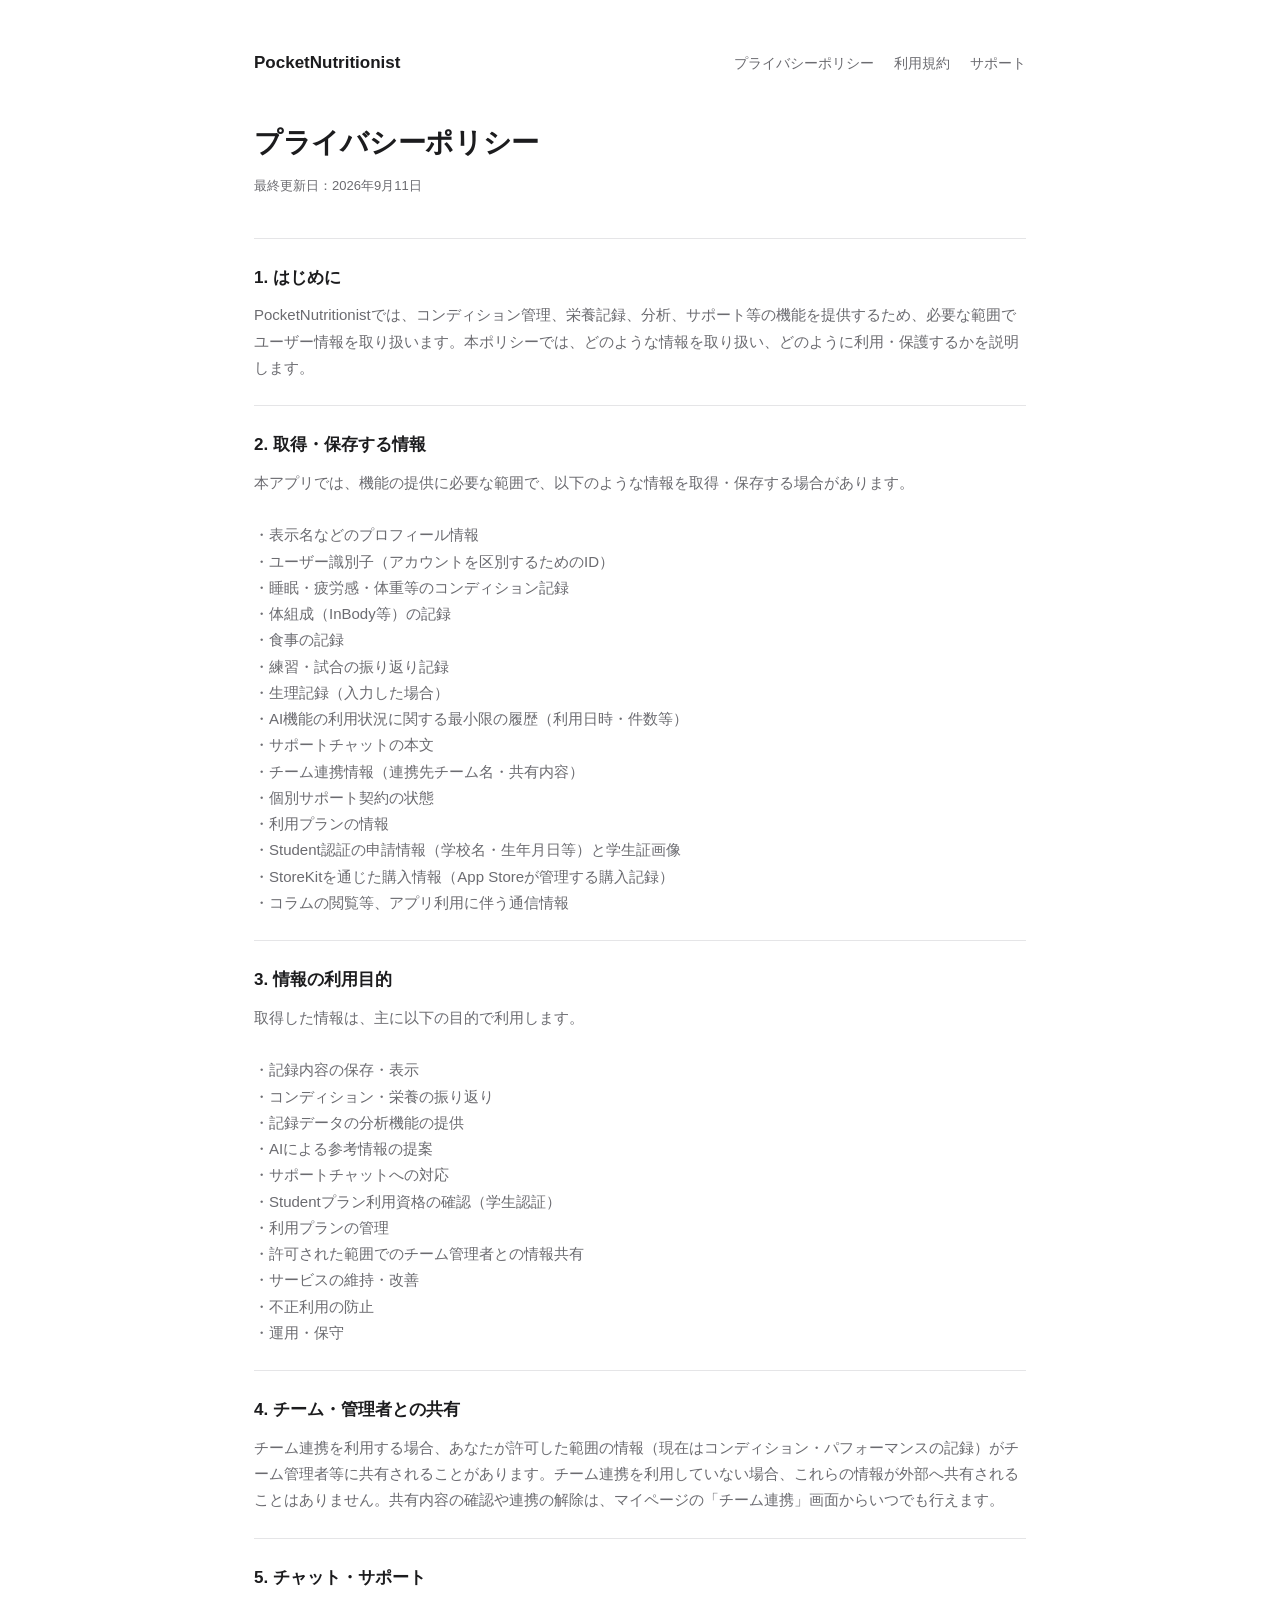
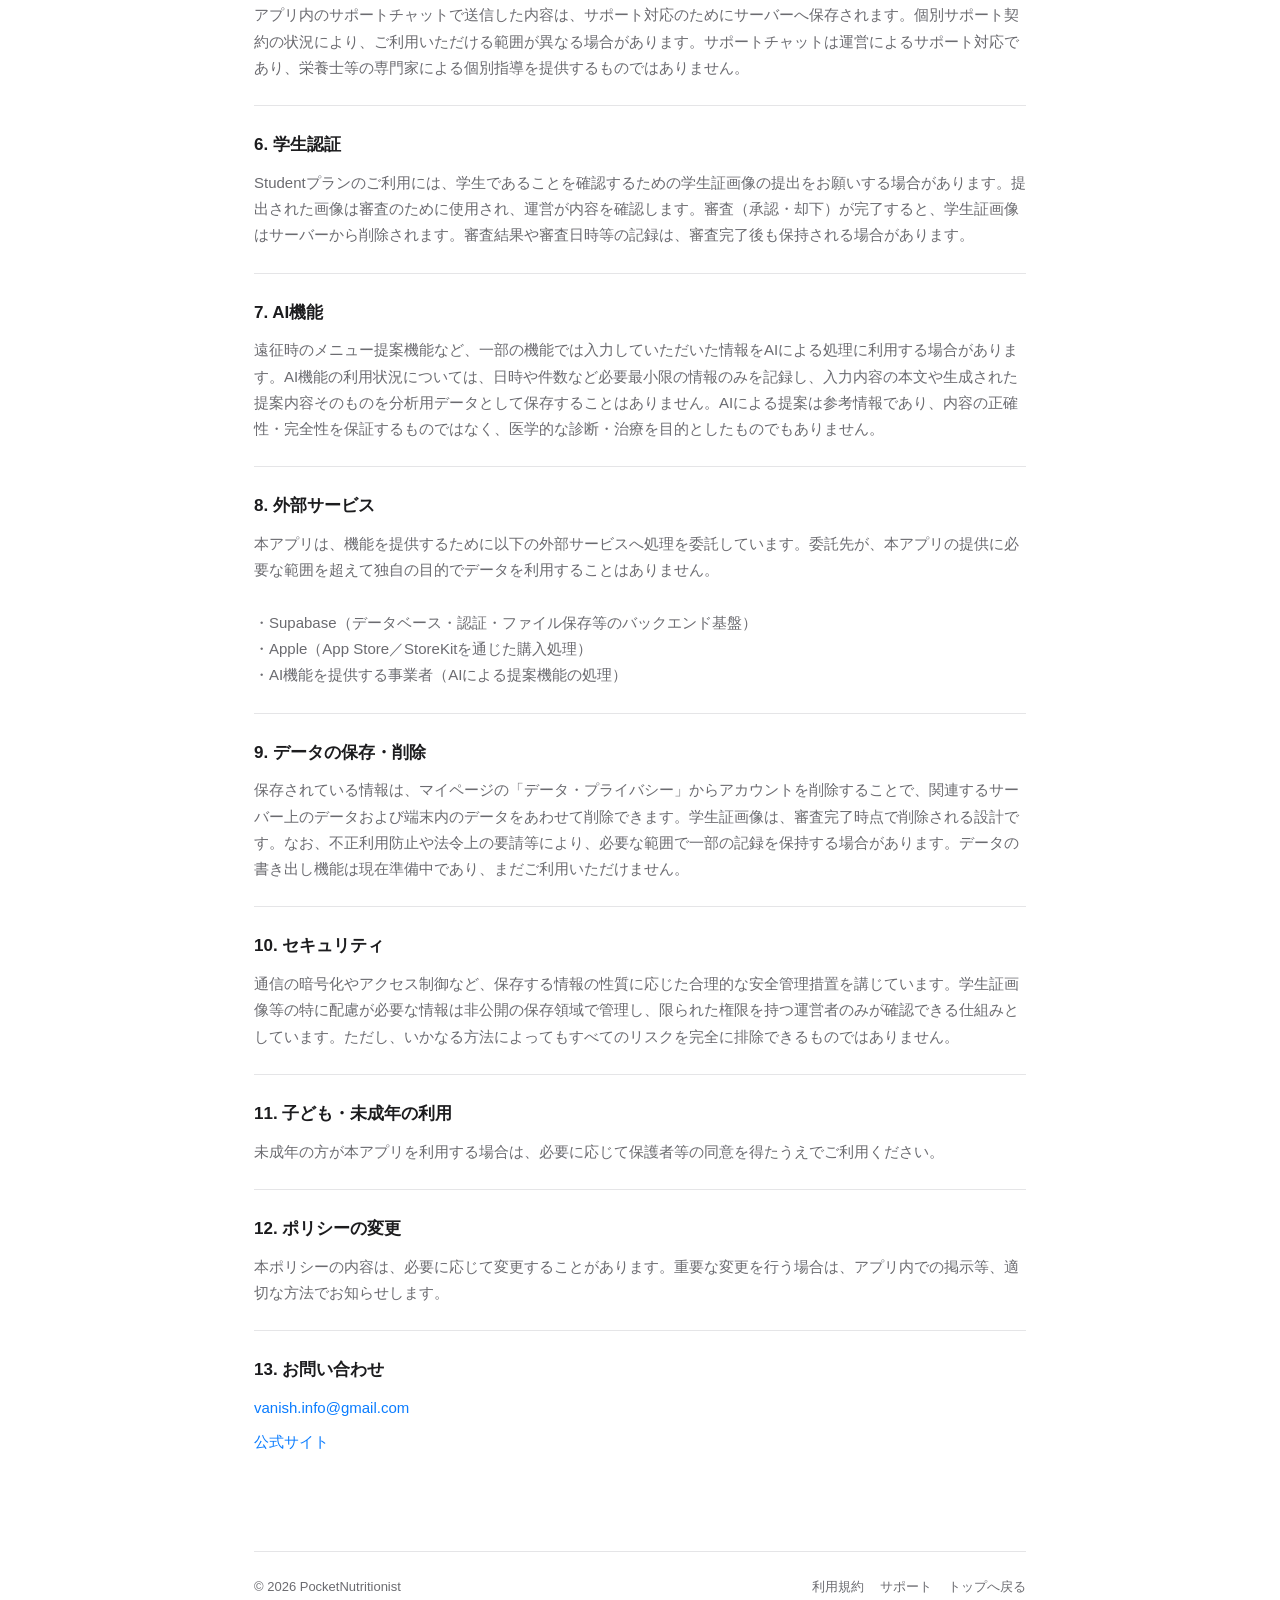
<file: privacy.html>
<!doctype html>
<html lang="ja">
<head>
  <meta charset="utf-8" />
  <meta name="viewport" content="width=device-width, initial-scale=1" />
  <title>プライバシーポリシー | PocketNutritionist</title>
  <meta name="description" content="PocketNutritionist のプライバシーポリシーです。取得・保存する情報、利用目的、チーム共有、学生認証、AI機能、外部サービス、データの削除等について説明します。" />
  <link rel="stylesheet" href="styles.css" />
</head>
<body>
  <div class="page">
    <header class="site-header">
      <a class="app-name" href="index.html">PocketNutritionist</a>
      <nav>
        <a href="privacy.html">プライバシーポリシー</a>
        <a href="terms.html">利用規約</a>
        <a href="support.html">サポート</a>
      </nav>
    </header>

    <h1>プライバシーポリシー</h1>
    <p class="updated-at">最終更新日：2026年9月11日</p>

    <section class="policy-section">
      <h2>1. はじめに</h2>
      <p>PocketNutritionistでは、コンディション管理、栄養記録、分析、サポート等の機能を提供するため、必要な範囲でユーザー情報を取り扱います。本ポリシーでは、どのような情報を取り扱い、どのように利用・保護するかを説明します。</p>
    </section>

    <section class="policy-section">
      <h2>2. 取得・保存する情報</h2>
      <p>本アプリでは、機能の提供に必要な範囲で、以下のような情報を取得・保存する場合があります。

・表示名などのプロフィール情報
・ユーザー識別子（アカウントを区別するためのID）
・睡眠・疲労感・体重等のコンディション記録
・体組成（InBody等）の記録
・食事の記録
・練習・試合の振り返り記録
・生理記録（入力した場合）
・AI機能の利用状況に関する最小限の履歴（利用日時・件数等）
・サポートチャットの本文
・チーム連携情報（連携先チーム名・共有内容）
・個別サポート契約の状態
・利用プランの情報
・Student認証の申請情報（学校名・生年月日等）と学生証画像
・StoreKitを通じた購入情報（App Storeが管理する購入記録）
・コラムの閲覧等、アプリ利用に伴う通信情報</p>
    </section>

    <section class="policy-section">
      <h2>3. 情報の利用目的</h2>
      <p>取得した情報は、主に以下の目的で利用します。

・記録内容の保存・表示
・コンディション・栄養の振り返り
・記録データの分析機能の提供
・AIによる参考情報の提案
・サポートチャットへの対応
・Studentプラン利用資格の確認（学生認証）
・利用プランの管理
・許可された範囲でのチーム管理者との情報共有
・サービスの維持・改善
・不正利用の防止
・運用・保守</p>
    </section>

    <section class="policy-section">
      <h2>4. チーム・管理者との共有</h2>
      <p>チーム連携を利用する場合、あなたが許可した範囲の情報（現在はコンディション・パフォーマンスの記録）がチーム管理者等に共有されることがあります。チーム連携を利用していない場合、これらの情報が外部へ共有されることはありません。共有内容の確認や連携の解除は、マイページの「チーム連携」画面からいつでも行えます。</p>
    </section>

    <section class="policy-section">
      <h2>5. チャット・サポート</h2>
      <p>アプリ内のサポートチャットで送信した内容は、サポート対応のためにサーバーへ保存されます。個別サポート契約の状況により、ご利用いただける範囲が異なる場合があります。サポートチャットは運営によるサポート対応であり、栄養士等の専門家による個別指導を提供するものではありません。</p>
    </section>

    <section class="policy-section">
      <h2>6. 学生認証</h2>
      <p>Studentプランのご利用には、学生であることを確認するための学生証画像の提出をお願いする場合があります。提出された画像は審査のために使用され、運営が内容を確認します。審査（承認・却下）が完了すると、学生証画像はサーバーから削除されます。審査結果や審査日時等の記録は、審査完了後も保持される場合があります。</p>
    </section>

    <section class="policy-section">
      <h2>7. AI機能</h2>
      <p>遠征時のメニュー提案機能など、一部の機能では入力していただいた情報をAIによる処理に利用する場合があります。AI機能の利用状況については、日時や件数など必要最小限の情報のみを記録し、入力内容の本文や生成された提案内容そのものを分析用データとして保存することはありません。AIによる提案は参考情報であり、内容の正確性・完全性を保証するものではなく、医学的な診断・治療を目的としたものでもありません。</p>
    </section>

    <section class="policy-section">
      <h2>8. 外部サービス</h2>
      <p>本アプリは、機能を提供するために以下の外部サービスへ処理を委託しています。委託先が、本アプリの提供に必要な範囲を超えて独自の目的でデータを利用することはありません。

・Supabase（データベース・認証・ファイル保存等のバックエンド基盤）
・Apple（App Store／StoreKitを通じた購入処理）
・AI機能を提供する事業者（AIによる提案機能の処理）</p>
    </section>

    <section class="policy-section">
      <h2>9. データの保存・削除</h2>
      <p>保存されている情報は、マイページの「データ・プライバシー」からアカウントを削除することで、関連するサーバー上のデータおよび端末内のデータをあわせて削除できます。学生証画像は、審査完了時点で削除される設計です。なお、不正利用防止や法令上の要請等により、必要な範囲で一部の記録を保持する場合があります。データの書き出し機能は現在準備中であり、まだご利用いただけません。</p>
    </section>

    <section class="policy-section">
      <h2>10. セキュリティ</h2>
      <p>通信の暗号化やアクセス制御など、保存する情報の性質に応じた合理的な安全管理措置を講じています。学生証画像等の特に配慮が必要な情報は非公開の保存領域で管理し、限られた権限を持つ運営者のみが確認できる仕組みとしています。ただし、いかなる方法によってもすべてのリスクを完全に排除できるものではありません。</p>
    </section>

    <section class="policy-section">
      <h2>11. 子ども・未成年の利用</h2>
      <p>未成年の方が本アプリを利用する場合は、必要に応じて保護者等の同意を得たうえでご利用ください。</p>
    </section>

    <section class="policy-section">
      <h2>12. ポリシーの変更</h2>
      <p>本ポリシーの内容は、必要に応じて変更することがあります。重要な変更を行う場合は、アプリ内での掲示等、適切な方法でお知らせします。</p>
    </section>

    <section class="policy-section">
      <h2>13. お問い合わせ</h2>
      <div id="contact-block"></div>
    </section>

    <footer class="site-footer">
      <span>&copy; 2026 PocketNutritionist</span>
      <nav>
        <a href="terms.html">利用規約</a>
        <a href="support.html">サポート</a>
        <a href="index.html">トップへ戻る</a>
      </nav>
    </footer>
  </div>

  <script src="config.js"></script>
  <script>
    renderContactInto(
      "contact-block",
      "privacy",
      "本ポリシーに関するお問い合わせは、アプリ内または公式案内でご確認いただける窓口までご連絡ください。"
    );
  </script>
</body>
</html>
</file>
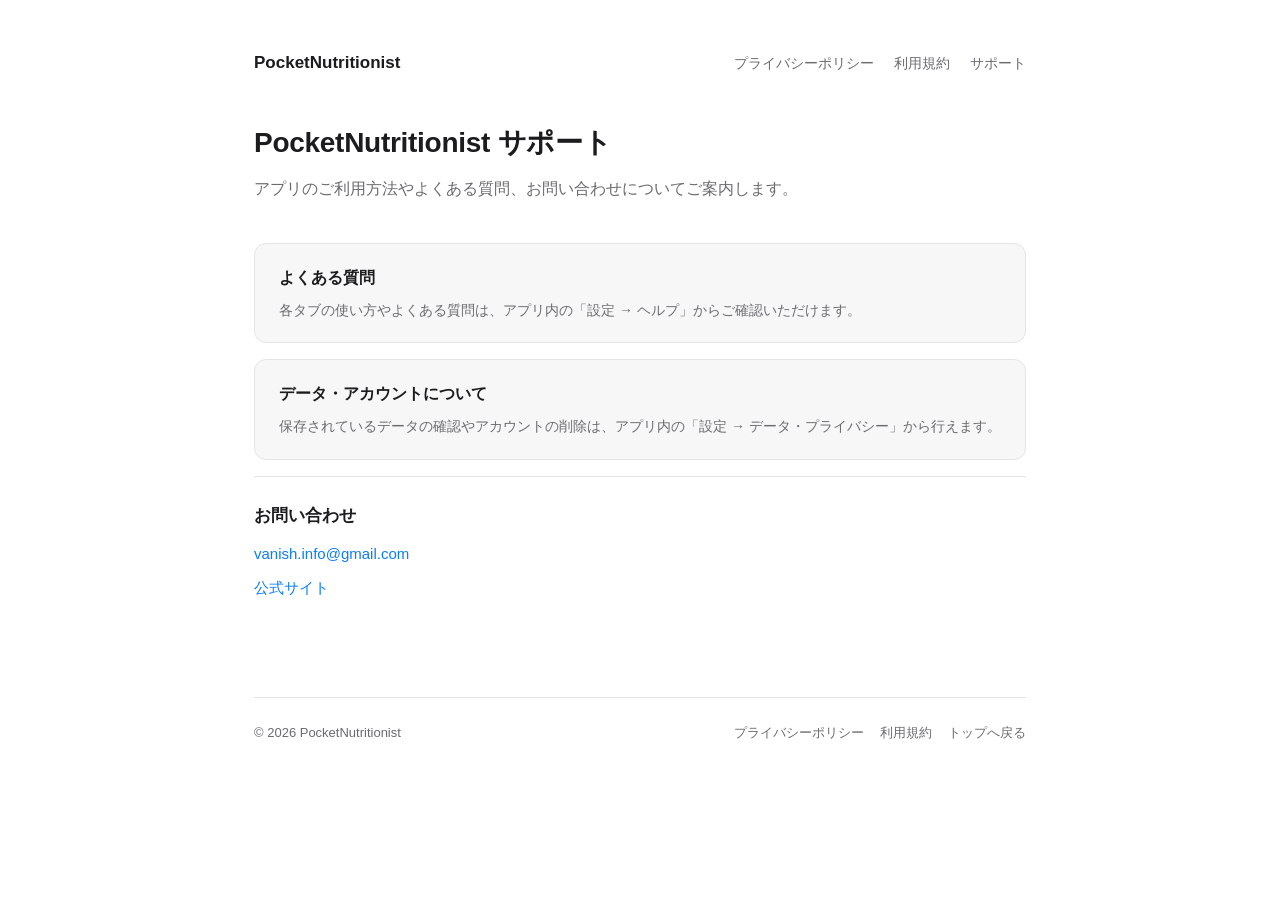
<file: support.html>
<!doctype html>
<html lang="ja">
<head>
  <meta charset="utf-8" />
  <meta name="viewport" content="width=device-width, initial-scale=1" />
  <title>サポート | PocketNutritionist</title>
  <meta name="description" content="PocketNutritionist のサポートページです。よくある質問への導線とお問い合わせについて案内します。" />
  <link rel="stylesheet" href="styles.css" />
</head>
<body>
  <div class="page">
    <header class="site-header">
      <a class="app-name" href="index.html">PocketNutritionist</a>
      <nav>
        <a href="privacy.html">プライバシーポリシー</a>
        <a href="terms.html">利用規約</a>
        <a href="support.html">サポート</a>
      </nav>
    </header>

    <h1>PocketNutritionist サポート</h1>
    <p class="lede">
      アプリのご利用方法やよくある質問、お問い合わせについてご案内します。
    </p>

    <div class="card">
      <h2>よくある質問</h2>
      <p>各タブの使い方やよくある質問は、アプリ内の「設定 → ヘルプ」からご確認いただけます。</p>
    </div>

    <div class="card">
      <h2>データ・アカウントについて</h2>
      <p>保存されているデータの確認やアカウントの削除は、アプリ内の「設定 → データ・プライバシー」から行えます。</p>
    </div>

    <section class="policy-section">
      <h2>お問い合わせ</h2>
      <div id="contact-block"></div>
    </section>

    <footer class="site-footer">
      <span>&copy; 2026 PocketNutritionist</span>
      <nav>
        <a href="privacy.html">プライバシーポリシー</a>
        <a href="terms.html">利用規約</a>
        <a href="index.html">トップへ戻る</a>
      </nav>
    </footer>
  </div>

  <script src="config.js"></script>
  <script>
    renderContactInto(
      "contact-block",
      "support",
      "お問い合わせ先は現在準備中です。"
    );
  </script>
</body>
</html>
</file>
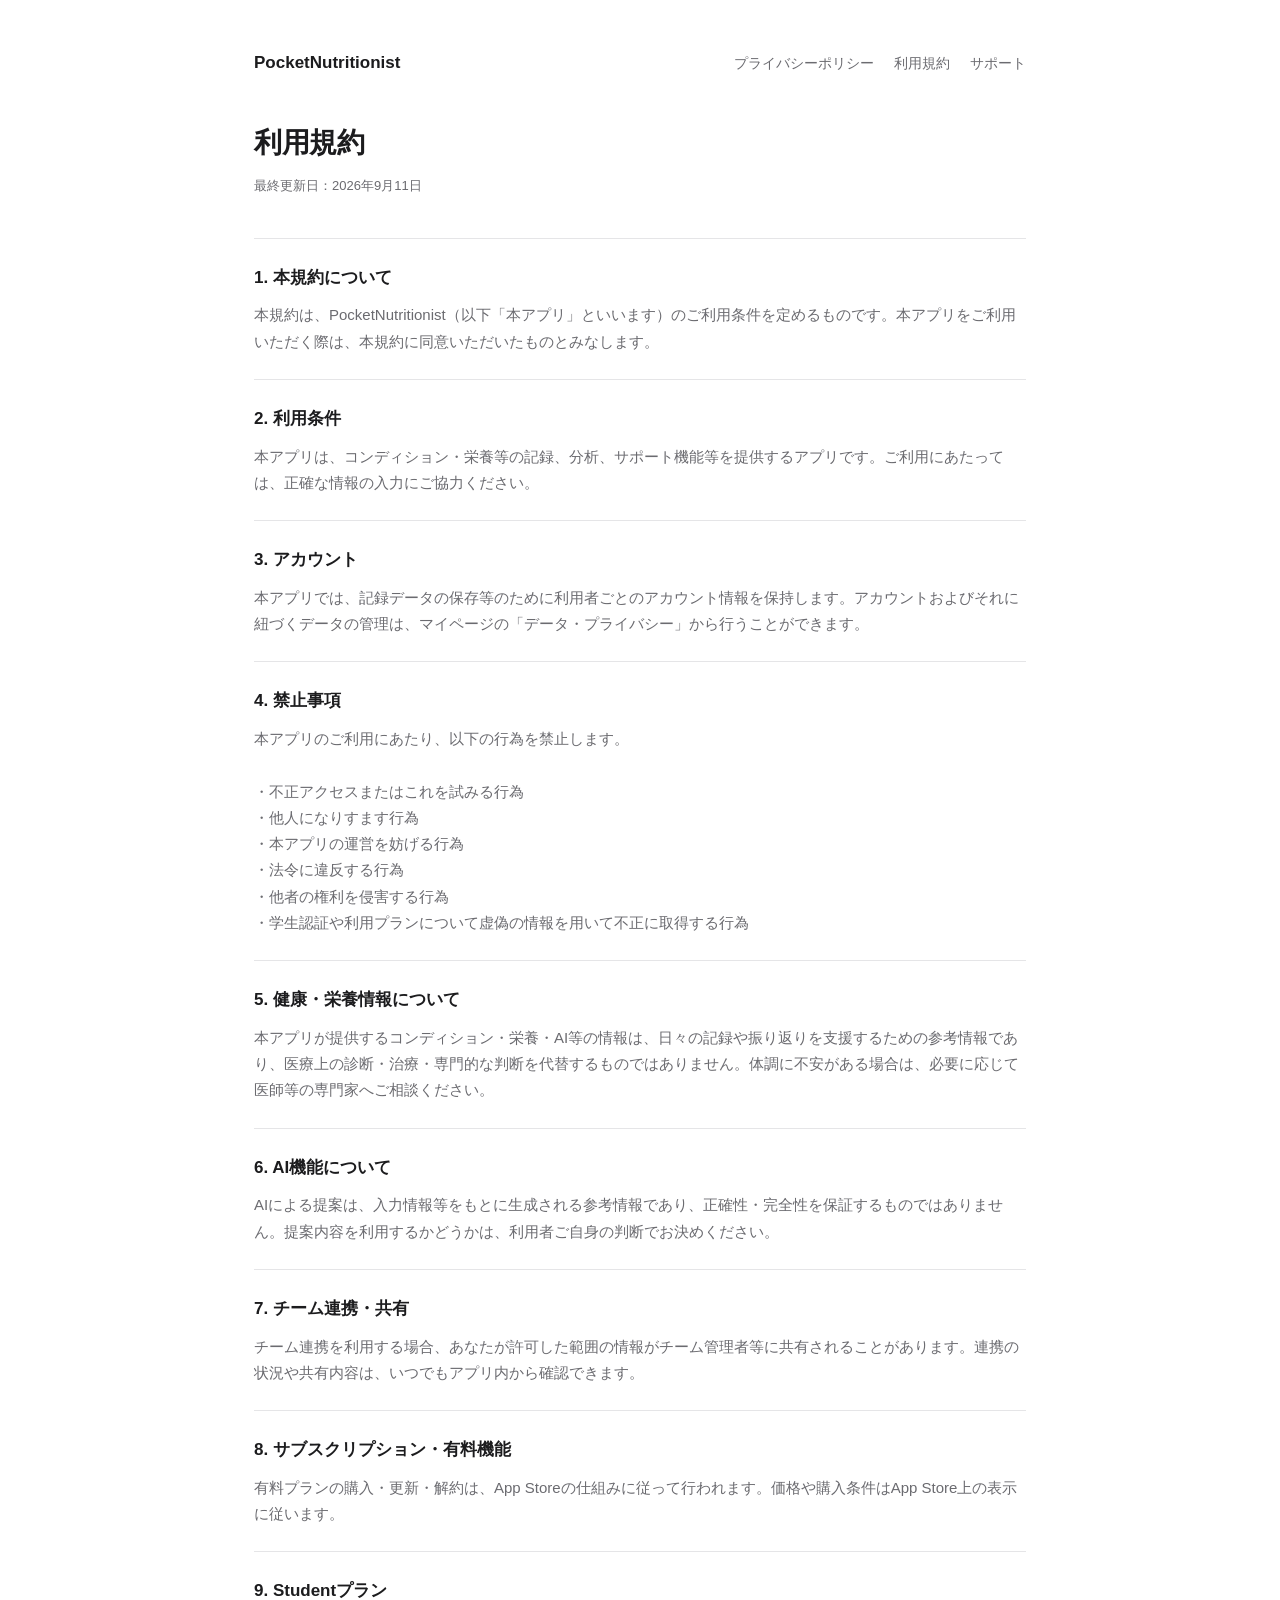
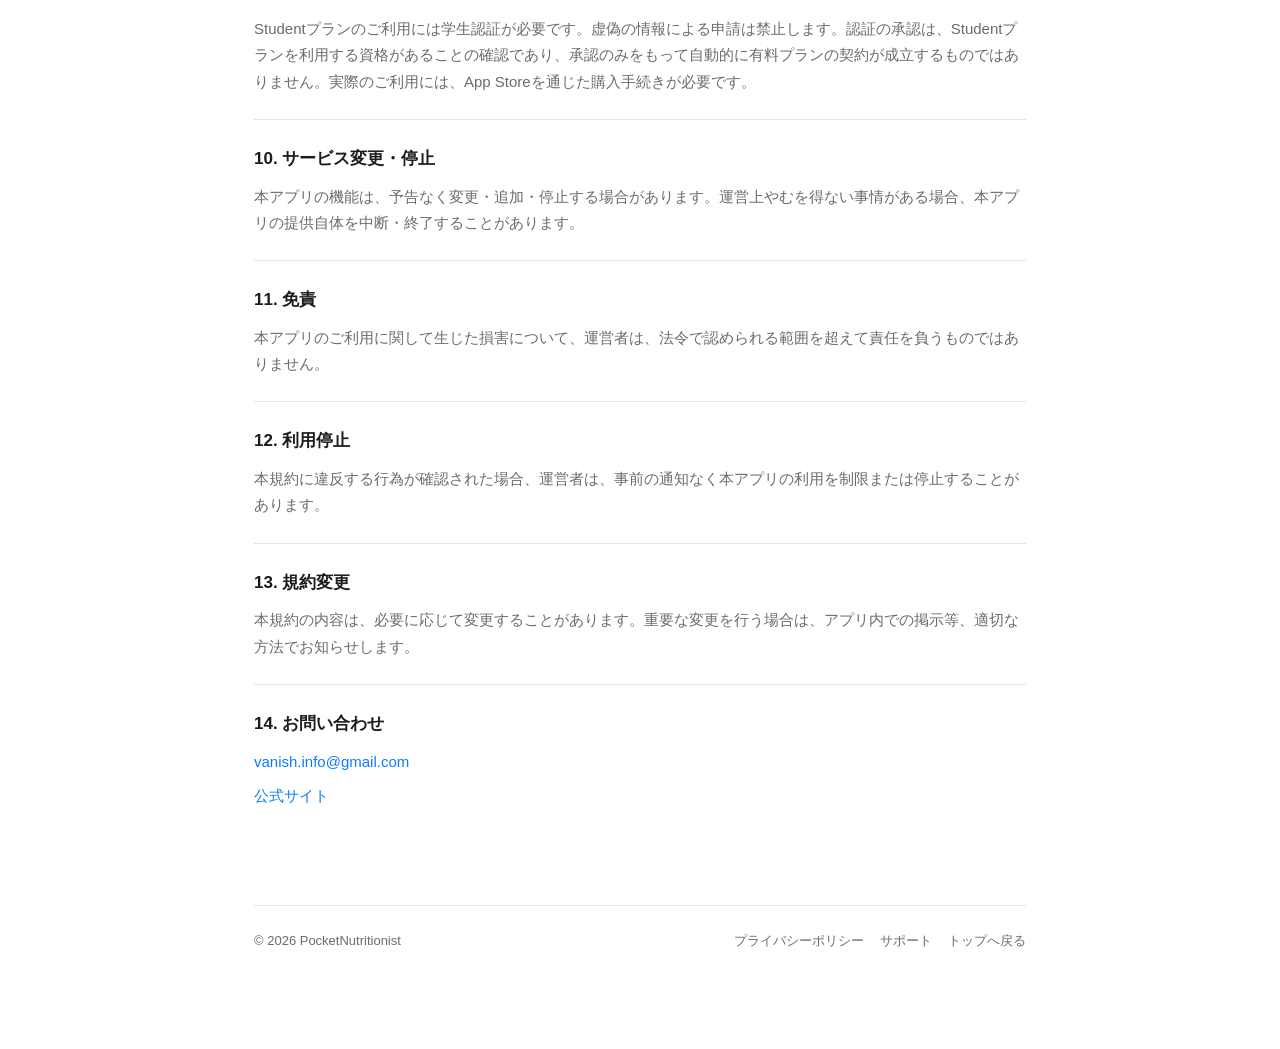
<file: terms.html>
<!doctype html>
<html lang="ja">
<head>
  <meta charset="utf-8" />
  <meta name="viewport" content="width=device-width, initial-scale=1" />
  <title>利用規約 | PocketNutritionist</title>
  <meta name="description" content="PocketNutritionist の利用規約です。利用条件、禁止事項、健康・栄養情報について、AI機能、サブスクリプション、Studentプラン等について説明します。" />
  <link rel="stylesheet" href="styles.css" />
</head>
<body>
  <div class="page">
    <header class="site-header">
      <a class="app-name" href="index.html">PocketNutritionist</a>
      <nav>
        <a href="privacy.html">プライバシーポリシー</a>
        <a href="terms.html">利用規約</a>
        <a href="support.html">サポート</a>
      </nav>
    </header>

    <h1>利用規約</h1>
    <p class="updated-at">最終更新日：2026年9月11日</p>

    <section class="policy-section">
      <h2>1. 本規約について</h2>
      <p>本規約は、PocketNutritionist（以下「本アプリ」といいます）のご利用条件を定めるものです。本アプリをご利用いただく際は、本規約に同意いただいたものとみなします。</p>
    </section>

    <section class="policy-section">
      <h2>2. 利用条件</h2>
      <p>本アプリは、コンディション・栄養等の記録、分析、サポート機能等を提供するアプリです。ご利用にあたっては、正確な情報の入力にご協力ください。</p>
    </section>

    <section class="policy-section">
      <h2>3. アカウント</h2>
      <p>本アプリでは、記録データの保存等のために利用者ごとのアカウント情報を保持します。アカウントおよびそれに紐づくデータの管理は、マイページの「データ・プライバシー」から行うことができます。</p>
    </section>

    <section class="policy-section">
      <h2>4. 禁止事項</h2>
      <p>本アプリのご利用にあたり、以下の行為を禁止します。

・不正アクセスまたはこれを試みる行為
・他人になりすます行為
・本アプリの運営を妨げる行為
・法令に違反する行為
・他者の権利を侵害する行為
・学生認証や利用プランについて虚偽の情報を用いて不正に取得する行為</p>
    </section>

    <section class="policy-section">
      <h2>5. 健康・栄養情報について</h2>
      <p>本アプリが提供するコンディション・栄養・AI等の情報は、日々の記録や振り返りを支援するための参考情報であり、医療上の診断・治療・専門的な判断を代替するものではありません。体調に不安がある場合は、必要に応じて医師等の専門家へご相談ください。</p>
    </section>

    <section class="policy-section">
      <h2>6. AI機能について</h2>
      <p>AIによる提案は、入力情報等をもとに生成される参考情報であり、正確性・完全性を保証するものではありません。提案内容を利用するかどうかは、利用者ご自身の判断でお決めください。</p>
    </section>

    <section class="policy-section">
      <h2>7. チーム連携・共有</h2>
      <p>チーム連携を利用する場合、あなたが許可した範囲の情報がチーム管理者等に共有されることがあります。連携の状況や共有内容は、いつでもアプリ内から確認できます。</p>
    </section>

    <section class="policy-section">
      <h2>8. サブスクリプション・有料機能</h2>
      <p>有料プランの購入・更新・解約は、App Storeの仕組みに従って行われます。価格や購入条件はApp Store上の表示に従います。</p>
    </section>

    <section class="policy-section">
      <h2>9. Studentプラン</h2>
      <p>Studentプランのご利用には学生認証が必要です。虚偽の情報による申請は禁止します。認証の承認は、Studentプランを利用する資格があることの確認であり、承認のみをもって自動的に有料プランの契約が成立するものではありません。実際のご利用には、App Storeを通じた購入手続きが必要です。</p>
    </section>

    <section class="policy-section">
      <h2>10. サービス変更・停止</h2>
      <p>本アプリの機能は、予告なく変更・追加・停止する場合があります。運営上やむを得ない事情がある場合、本アプリの提供自体を中断・終了することがあります。</p>
    </section>

    <section class="policy-section">
      <h2>11. 免責</h2>
      <p>本アプリのご利用に関して生じた損害について、運営者は、法令で認められる範囲を超えて責任を負うものではありません。</p>
    </section>

    <section class="policy-section">
      <h2>12. 利用停止</h2>
      <p>本規約に違反する行為が確認された場合、運営者は、事前の通知なく本アプリの利用を制限または停止することがあります。</p>
    </section>

    <section class="policy-section">
      <h2>13. 規約変更</h2>
      <p>本規約の内容は、必要に応じて変更することがあります。重要な変更を行う場合は、アプリ内での掲示等、適切な方法でお知らせします。</p>
    </section>

    <section class="policy-section">
      <h2>14. お問い合わせ</h2>
      <div id="contact-block"></div>
    </section>

    <footer class="site-footer">
      <span>&copy; 2026 PocketNutritionist</span>
      <nav>
        <a href="privacy.html">プライバシーポリシー</a>
        <a href="support.html">サポート</a>
        <a href="index.html">トップへ戻る</a>
      </nav>
    </footer>
  </div>

  <script src="config.js"></script>
  <script>
    renderContactInto(
      "contact-block",
      "support",
      "本規約に関するお問い合わせは、アプリ内または公式案内でご確認いただける窓口までご連絡ください。"
    );
  </script>
</body>
</html>
</file>
<file: styles.css>
/* PocketNutritionist 公開ページ共通スタイル。
   外部ライブラリ・webフォント・トラッキングスクリプトは使用しない。 */

:root {
  --bg: #ffffff;
  --bg-subtle: #f7f7f8;
  --text: #1c1c1e;
  --text-secondary: #6b6b70;
  --border: #e5e5e7;
  --accent: #0a7cff;
  --max-width: 820px;
}

@media (prefers-color-scheme: dark) {
  :root {
    --bg: #121214;
    --bg-subtle: #1b1b1e;
    --text: #f2f2f3;
    --text-secondary: #9a9a9f;
    --border: #2d2d31;
    --accent: #4da3ff;
  }
}

* {
  box-sizing: border-box;
}

html,
body {
  margin: 0;
  padding: 0;
}

body {
  background: var(--bg);
  color: var(--text);
  font-family: -apple-system, BlinkMacSystemFont, "Segoe UI", "Hiragino Sans",
    "Hiragino Kaku Gothic ProN", "Yu Gothic", sans-serif;
  line-height: 1.75;
  -webkit-font-smoothing: antialiased;
}

.page {
  max-width: var(--max-width);
  margin: 0 auto;
  padding: 48px 24px 96px;
}

header.site-header {
  display: flex;
  align-items: baseline;
  justify-content: space-between;
  flex-wrap: wrap;
  gap: 12px;
  margin-bottom: 40px;
}

header.site-header .app-name {
  font-size: 17px;
  font-weight: 600;
  text-decoration: none;
  color: var(--text);
}

header.site-header nav {
  display: flex;
  gap: 20px;
}

header.site-header nav a {
  font-size: 14px;
  color: var(--text-secondary);
  text-decoration: none;
}

header.site-header nav a:hover,
header.site-header nav a:focus-visible {
  color: var(--accent);
}

h1 {
  font-size: 28px;
  font-weight: 700;
  margin: 0 0 8px;
  letter-spacing: -0.01em;
}

.updated-at {
  font-size: 13px;
  color: var(--text-secondary);
  margin: 0 0 40px;
}

.lede {
  font-size: 16px;
  color: var(--text-secondary);
  margin: 0 0 40px;
}

section.policy-section {
  padding: 24px 0;
  border-top: 1px solid var(--border);
}

section.policy-section:first-of-type {
  border-top: 1px solid var(--border);
}

section.policy-section h2 {
  font-size: 17px;
  font-weight: 600;
  margin: 0 0 10px;
}

section.policy-section p {
  margin: 0 0 12px;
  color: var(--text-secondary);
  font-size: 15px;
  white-space: pre-line;
}

section.policy-section p:last-child {
  margin-bottom: 0;
}

.card {
  background: var(--bg-subtle);
  border: 1px solid var(--border);
  border-radius: 12px;
  padding: 20px 24px;
  margin-bottom: 16px;
}

.card h2 {
  font-size: 16px;
  font-weight: 600;
  margin: 0 0 6px;
}

.card p {
  margin: 0;
  color: var(--text-secondary);
  font-size: 14px;
}

.link-list {
  display: flex;
  flex-direction: column;
  gap: 12px;
  margin: 32px 0;
}

.link-list a {
  display: block;
  padding: 16px 20px;
  border: 1px solid var(--border);
  border-radius: 12px;
  text-decoration: none;
  color: var(--text);
  font-size: 15px;
  font-weight: 500;
  transition: border-color 0.15s ease, background 0.15s ease;
}

.link-list a:hover,
.link-list a:focus-visible {
  border-color: var(--accent);
  background: var(--bg-subtle);
}

.link-list a span.desc {
  display: block;
  margin-top: 4px;
  font-size: 13px;
  font-weight: 400;
  color: var(--text-secondary);
}

#contact-block p {
  margin: 0 0 8px;
  font-size: 15px;
  color: var(--text-secondary);
}

#contact-block a {
  color: var(--accent);
  text-decoration: none;
}

#contact-block a:hover,
#contact-block a:focus-visible {
  text-decoration: underline;
}

footer.site-footer {
  margin-top: 64px;
  padding-top: 24px;
  border-top: 1px solid var(--border);
  display: flex;
  flex-wrap: wrap;
  gap: 16px;
  justify-content: space-between;
  font-size: 13px;
  color: var(--text-secondary);
}

footer.site-footer nav {
  display: flex;
  gap: 16px;
  flex-wrap: wrap;
}

footer.site-footer a {
  color: var(--text-secondary);
  text-decoration: none;
}

footer.site-footer a:hover,
footer.site-footer a:focus-visible {
  color: var(--accent);
}
</file>
